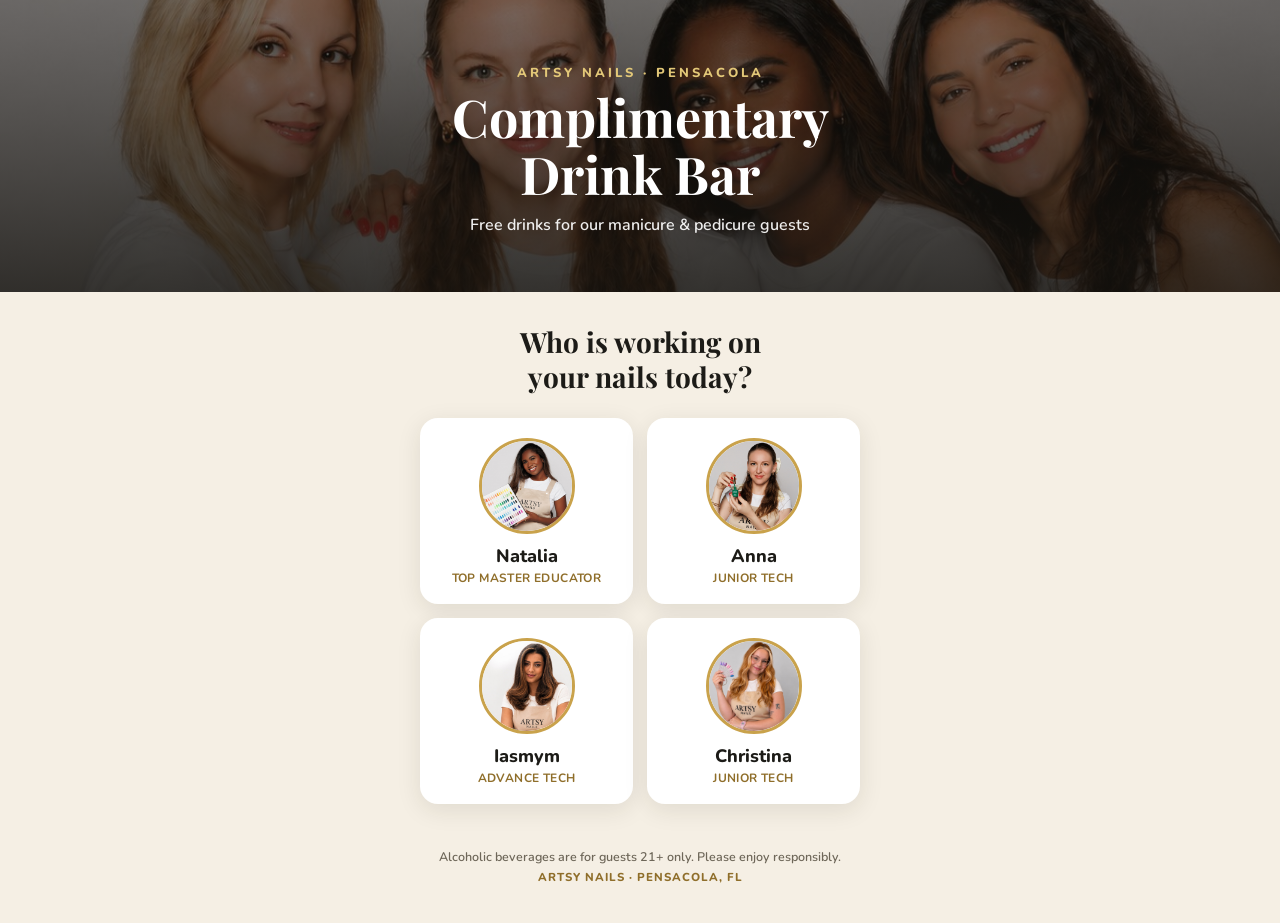
<file: index.html>
<!DOCTYPE html>
<html lang="en">
<head>
  <meta charset="utf-8">
  <meta name="viewport" content="width=device-width, initial-scale=1">
  <title>Artsy Nails · Free Drink Bar</title>
  <meta name="description" content="Order your complimentary drink while you get your nails done at Artsy Nails, Pensacola FL.">
  <meta name="theme-color" content="#1c1b17">
  <link rel="preconnect" href="https://fonts.googleapis.com">
  <link rel="preconnect" href="https://fonts.gstatic.com" crossorigin>
  <link href="https://fonts.googleapis.com/css2?family=Playfair+Display:ital,wght@0,600;0,700;1,600&family=Nunito:wght@400;600;700;800&display=swap" rel="stylesheet">
  <link rel="stylesheet" href="style.css">
</head>
<body>

  <header class="hero">
    <div class="hero-overlay">
      <p class="hero-kicker">Artsy Nails · Pensacola</p>
      <h1 class="hero-title">Complimentary<br>Drink Bar</h1>
      <p class="hero-sub">Free drinks for our manicure &amp; pedicure guests</p>
    </div>
  </header>

  <main id="app">

    <!-- Step 1: pick your nail tech -->
    <section class="screen active" id="screen-staff">
      <h2 class="question">Who is working on<br>your nails today?</h2>
      <div class="staff-grid" id="staff-grid"></div>
    </section>

    <!-- Step 2: pick your drink -->
    <section class="screen" id="screen-drinks">
      <button class="back-btn" data-back="screen-staff" type="button">‹ Back</button>
      <h2 class="question" id="drinks-heading">Lovely! Now pick<br>your free drink</h2>
      <div class="drink-section">
        <h3 class="drink-group-title">Cold Drinks</h3>
        <div class="drink-list" id="cold-drinks"></div>
      </div>
      <div class="drink-section">
        <h3 class="drink-group-title">Hot Drinks</h3>
        <div class="drink-list" id="hot-drinks"></div>
      </div>
    </section>

    <!-- Step 3: confirm -->
    <section class="screen" id="screen-confirm">
      <button class="back-btn" data-back="screen-drinks" type="button">‹ Back</button>
      <h2 class="question">Confirm your order</h2>
      <div class="summary-card">
        <div class="decorative-divider summary-divider" aria-hidden="true"></div>
        <div class="summary-drink" id="summary-drink">Champagne</div>
        <div class="summary-tech" id="summary-tech">while Natalia does your nails</div>
      </div>
      <div class="sugar-block" id="sugar-block" hidden>
        <p class="sugar-label">How many teaspoons of sugar?</p>
        <div class="sugar-options" id="sugar-options"></div>
      </div>
      <div id="turnstile-widget"></div>
      <button class="cta" id="submit-order" type="button">Order My Drink</button>
      <p class="send-error" id="send-error" hidden></p>
    </section>

    <!-- Step 4: done -->
    <section class="screen" id="screen-done">
      <div class="decorative-divider done-divider" aria-hidden="true"></div>
      <h2 class="question" id="done-title">Cheers!</h2>
      <p class="done-text" id="done-text">Your drink is on its way. Sit back, relax, and enjoy your appointment.</p>
      <button class="cta ghost" id="order-again" type="button">Order another drink</button>
    </section>

  </main>

  <footer class="foot">
    <p>Alcoholic beverages are for guests 21+ only. Please enjoy responsibly.</p>
    <p class="foot-brand">Artsy Nails · Pensacola, FL</p>
  </footer>

  <script src="order-config.js?v=20261031-security"></script>
  <script src="app.js?v=20261031-security"></script>
  <script src="https://challenges.cloudflare.com/turnstile/v0/api.js?onload=onloadTurnstileCallback&amp;render=explicit" async defer></script>
</body>
</html>
</file>
<file: style.css>
:root {
  --gold: #c9a24b;        /* borders, accents */
  --gold-deep: #8f6e2a;   /* small-caps labels on light backgrounds */
  --gold-bright: #e3c878; /* gold on dark backgrounds */
  --black: #1c1b17;       /* headings, hero, buttons */
  --ink: #26241e;
  --ink-soft: #6e6759;
  --beige: #f5efe4;       /* page background */
  --beige-card: #fbf7ee;  /* summary card */
  --card: #ffffff;
  --radius: 18px;
  --shadow: 0 6px 24px rgba(43, 36, 21, 0.10);
}

* { box-sizing: border-box; }

html, body {
  margin: 0;
  padding: 0;
  background: var(--beige);
  color: var(--ink);
  font-family: "Nunito", -apple-system, "Segoe UI", sans-serif;
  -webkit-font-smoothing: antialiased;
}

/* ---------- Hero ---------- */
.hero {
  background: url("img/cover.jpg") center 35% / cover no-repeat, var(--black);
}

.hero-overlay {
  background: linear-gradient(180deg, rgba(20, 18, 14, 0.55) 0%, rgba(20, 18, 14, 0.85) 100%);
  padding: 44px 24px 36px;
  text-align: center;
}

.hero-kicker {
  margin: 0 0 6px;
  color: var(--gold-bright);
  font-weight: 800;
  font-size: 13px;
  letter-spacing: 3px;
  text-transform: uppercase;
}

.hero-title {
  margin: 0;
  font-family: "Playfair Display", Georgia, serif;
  font-size: 40px;
  line-height: 1.1;
  color: #fff;
}

.hero-sub {
  margin: 12px 0 0;
  color: rgba(255, 255, 255, 0.92);
  font-size: 16px;
  font-weight: 600;
}

/* ---------- Layout ---------- */
#app {
  max-width: 480px;
  margin: 0 auto;
  padding: 28px 20px 40px;
}

.screen { display: none; }
.screen.active { display: block; animation: fadeUp 0.35s ease both; }

@keyframes fadeUp {
  from { opacity: 0; transform: translateY(14px); }
  to   { opacity: 1; transform: translateY(0); }
}

.question {
  font-family: "Playfair Display", Georgia, serif;
  font-size: 28px;
  line-height: 1.25;
  text-align: center;
  margin: 4px 0 24px;
  color: var(--black);
}

.back-btn {
  background: none;
  border: none;
  color: var(--ink-soft);
  font: 700 15px "Nunito", sans-serif;
  padding: 6px 10px 6px 0;
  margin-bottom: 4px;
  cursor: pointer;
}

/* ---------- Staff cards ---------- */
.staff-grid {
  display: grid;
  grid-template-columns: 1fr 1fr;
  gap: 14px;
}

.staff-card {
  background: var(--card);
  border: 2px solid transparent;
  border-radius: var(--radius);
  box-shadow: var(--shadow);
  padding: 18px 10px 16px;
  text-align: center;
  cursor: pointer;
  transition: transform 0.12s ease, border-color 0.12s ease;
  font-family: inherit;
}

.staff-card:active { transform: scale(0.97); }
.staff-card:hover { border-color: var(--gold); }

.staff-photo {
  width: 96px;
  height: 96px;
  border-radius: 50%;
  object-fit: cover;
  border: 3px solid var(--gold);
  display: block;
  margin: 0 auto 10px;
}

.staff-name {
  font-size: 18px;
  font-weight: 800;
  color: var(--black);
}

.staff-title {
  margin-top: 2px;
  font-size: 12px;
  font-weight: 700;
  letter-spacing: 0.4px;
  text-transform: uppercase;
  color: var(--gold-deep);
}

/* ---------- Drinks ---------- */
.drink-section { margin-bottom: 22px; }

.drink-group-title {
  font-size: 14px;
  font-weight: 800;
  letter-spacing: 1.5px;
  text-transform: uppercase;
  color: var(--ink-soft);
  margin: 0 0 10px 4px;
}

.drink-list {
  display: flex;
  flex-direction: column;
  gap: 10px;
}

.drink-btn {
  display: flex;
  align-items: center;
  gap: 14px;
  width: 100%;
  background: var(--card);
  border: 2px solid transparent;
  border-radius: var(--radius);
  box-shadow: var(--shadow);
  padding: 14px 18px;
  font: 700 17px "Nunito", sans-serif;
  color: var(--ink);
  cursor: pointer;
  text-align: left;
  transition: transform 0.12s ease, border-color 0.12s ease;
}

.drink-btn:active { transform: scale(0.98); }
.drink-btn:hover { border-color: var(--gold); }

.drink-marker {
  width: 10px;
  height: 10px;
  flex: 0 0 10px;
  border-radius: 50%;
}

.drink-marker--cold { background: #4f8fbd; }
.drink-marker--hot { background: #c45d5d; }

/* ---------- Confirm ---------- */
.summary-card {
  background: var(--beige-card);
  border: 2px solid var(--gold);
  border-radius: var(--radius);
  text-align: center;
  padding: 26px 18px;
  margin-bottom: 22px;
}

.decorative-divider {
  width: 48px;
  height: 3px;
  border-radius: 999px;
  background: var(--gold);
}

.summary-divider { margin: 0 auto 14px; }

.summary-drink {
  font-family: "Playfair Display", Georgia, serif;
  font-size: 26px;
  color: var(--black);
  margin-top: 8px;
}

.summary-tech {
  margin-top: 6px;
  font-size: 15px;
  font-weight: 600;
  color: var(--ink-soft);
}

.sugar-block { margin-bottom: 20px; }

.sugar-label {
  font-size: 15px;
  font-weight: 800;
  color: var(--black);
  margin: 0 0 10px 4px;
}

.sugar-options {
  display: flex;
  gap: 8px;
}

.sugar-btn {
  flex: 1;
  padding: 12px 0;
  border-radius: 999px;
  border: 2px solid #e5dec9;
  background: #fff;
  font: 800 16px "Nunito", sans-serif;
  color: var(--ink);
  cursor: pointer;
  transition: border-color 0.12s ease, background 0.12s ease;
}

.sugar-btn.selected {
  border-color: var(--gold);
  background: var(--beige-card);
  color: var(--black);
}

.cta {
  display: block;
  width: 100%;
  background: var(--black);
  color: var(--gold-bright);
  border: none;
  border-radius: 999px;
  padding: 17px;
  font: 800 18px "Nunito", sans-serif;
  cursor: pointer;
  box-shadow: 0 8px 20px rgba(28, 27, 23, 0.30);
  transition: transform 0.12s ease, background 0.12s ease;
}

.cta:active { transform: scale(0.98); }
.cta:disabled { background: #a9a294; color: #fff; box-shadow: none; cursor: wait; }

.cta.ghost {
  background: transparent;
  color: var(--gold-deep);
  border: 2px solid var(--gold);
  box-shadow: none;
  margin-top: 8px;
}

.send-error {
  margin-top: 14px;
  background: #fff4f4;
  border: 2px solid #ffb3b3;
  border-radius: 14px;
  padding: 12px 14px;
  font-size: 14.5px;
  font-weight: 600;
  color: #8c2f2f;
  text-align: center;
}

/* ---------- Done ---------- */
#screen-done { text-align: center; padding-top: 12px; }

.done-divider { margin: 0 auto 18px; }

.done-text {
  font-size: 17px;
  font-weight: 600;
  color: var(--ink-soft);
  line-height: 1.5;
  margin: 0 0 26px;
}

/* ---------- Footer ---------- */
.foot {
  text-align: center;
  padding: 0 24px 34px;
  color: var(--ink-soft);
  font-size: 12.5px;
  font-weight: 600;
}

.foot p { margin: 4px 0; }

.foot-brand {
  color: var(--gold-deep);
  font-weight: 800;
  letter-spacing: 1px;
  text-transform: uppercase;
  font-size: 11.5px;
}

@media (min-width: 700px) {
  .hero-title { font-size: 52px; }
  .hero-overlay { padding: 64px 24px 56px; }
}
</file>
